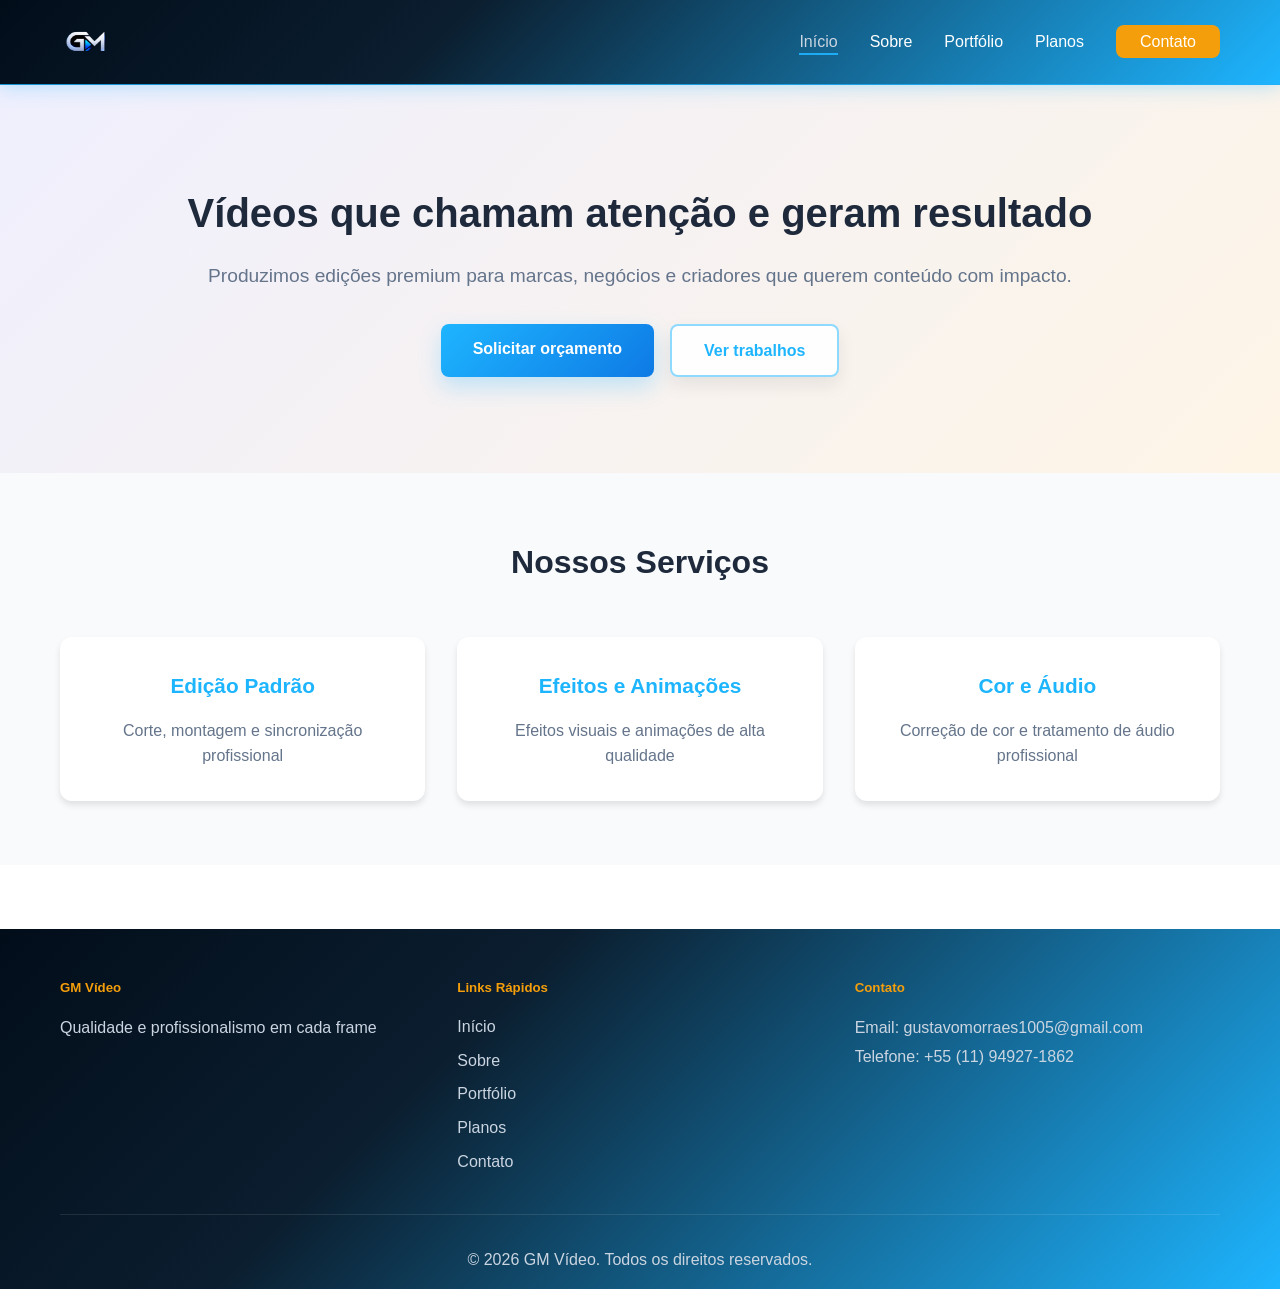
<file: index.html>
<!DOCTYPE html>
<html lang="pt-BR">
<head>
    <meta charset="UTF-8">
    <meta name="viewport" content="width=device-width, initial-scale=1.0">
    <meta name="description" content="GM Vídeo - Serviço profissional de edição de vídeos de alta qualidade">
    <title>GM Vídeo - Edição de Vídeos Profissional</title>
    <link rel="icon" type="image/png" href="img/Logo GM Vídeo- circular.png">
    <link rel="stylesheet" href="styles.css">
</head>
<body>
    <!-- HEADER -->
    <header class="header">
        <nav class="navbar">
            <div class="container">
                <div class="logo">
                    <img src="img/Logo GM Vídeo- circular sem fundo- só titulo.png" alt="GM Vídeo">
                </div>
                <button class="nav-toggle" type="button" aria-label="Abrir menu" aria-expanded="false">
                    <span></span>
                    <span></span>
                    <span></span>
                </button>
                <ul class="nav-links">
                    <li><a href="index.html" class="active">Início</a></li>
                    <li><a href="sobre.html">Sobre</a></li>
                    <li><a href="trabalhos.html">Portfólio</a></li>
                    <li><a href="planos.html">Planos</a></li>
                    <li><a href="contato.html" class="btn-contact">Contato</a></li>
                </ul>
            </div>
        </nav>
    </header>

    <!-- MAIN CONTENT -->
    <main class="main-content">
        <section class="hero">
            <div class="container">
                <div class="hero-content">
                    <h2>Vídeos que chamam atenção e geram resultado</h2>
                    <p>Produzimos edições premium para marcas, negócios e criadores que querem conteúdo com impacto.</p>
                    <div class="hero-actions">
                        <a href="planos.html" class="btn btn-primary">Solicitar orçamento</a>
                        <a href="trabalhos.html" class="btn btn-secondary">Ver trabalhos</a>
                    </div>
                </div>
            </div>
        </section>

        <section class="services">
            <div class="container">
                <h3>Nossos Serviços</h3>
                <div class="services-grid">
                    <div class="service-card">
                        <h4>Edição Padrão</h4>
                        <p>Corte, montagem e sincronização profissional</p>
                    </div>
                    <div class="service-card">
                        <h4>Efeitos e Animações</h4>
                        <p>Efeitos visuais e animações de alta qualidade</p>
                    </div>
                    <div class="service-card">
                        <h4>Cor e Áudio</h4>
                        <p>Correção de cor e tratamento de áudio profissional</p>
                    </div>
                </div>
            </div>
        </section>
    </main>

    <!-- FOOTER -->
    <footer class="footer" id="contato">
        <div class="container">
            <div class="footer-content">
                <div class="footer-section">
                    <h5>GM Vídeo</h5>
                    <p>Qualidade e profissionalismo em cada frame</p>
                </div>
                <div class="footer-section">
                    <h5>Links Rápidos</h5>
                    <ul>
                        <li><a href="index.html">Início</a></li>
                        <li><a href="sobre.html">Sobre</a></li>
                        <li><a href="trabalhos.html">Portfólio</a></li>
                        <li><a href="planos.html">Planos</a></li>
                        <li><a href="contato.html">Contato</a></li>
                    </ul>
                </div>
                <div class="footer-section">
                    <h5>Contato</h5>
                    <p>Email: gustavomorraes1005@gmail.com</p>
                    <p>Telefone: +55 (11) 94927-1862</p>
                </div>
            </div>
            <div class="footer-bottom">
                <p>&copy; 2026 GM Vídeo. Todos os direitos reservados.</p>
            </div>
        </div>
    </footer>

    <script>
        const navToggle = document.querySelector('.nav-toggle');
        const navLinks = document.querySelector('.nav-links');

        if (navToggle && navLinks) {
            navToggle.addEventListener('click', () => {
                const isOpen = navLinks.classList.toggle('is-open');
                navToggle.setAttribute('aria-expanded', String(isOpen));
                navToggle.setAttribute('aria-label', isOpen ? 'Fechar menu' : 'Abrir menu');
            });

            navLinks.querySelectorAll('a').forEach((link) => {
                link.addEventListener('click', () => {
                    navLinks.classList.remove('is-open');
                    navToggle.setAttribute('aria-expanded', 'false');
                    navToggle.setAttribute('aria-label', 'Abrir menu');
                });
            });

            window.addEventListener('resize', () => {
                if (window.innerWidth > 768) {
                    navLinks.classList.remove('is-open');
                    navToggle.setAttribute('aria-expanded', 'false');
                    navToggle.setAttribute('aria-label', 'Abrir menu');
                }
            });
        }
    </script>
</body>
</html>
</file>
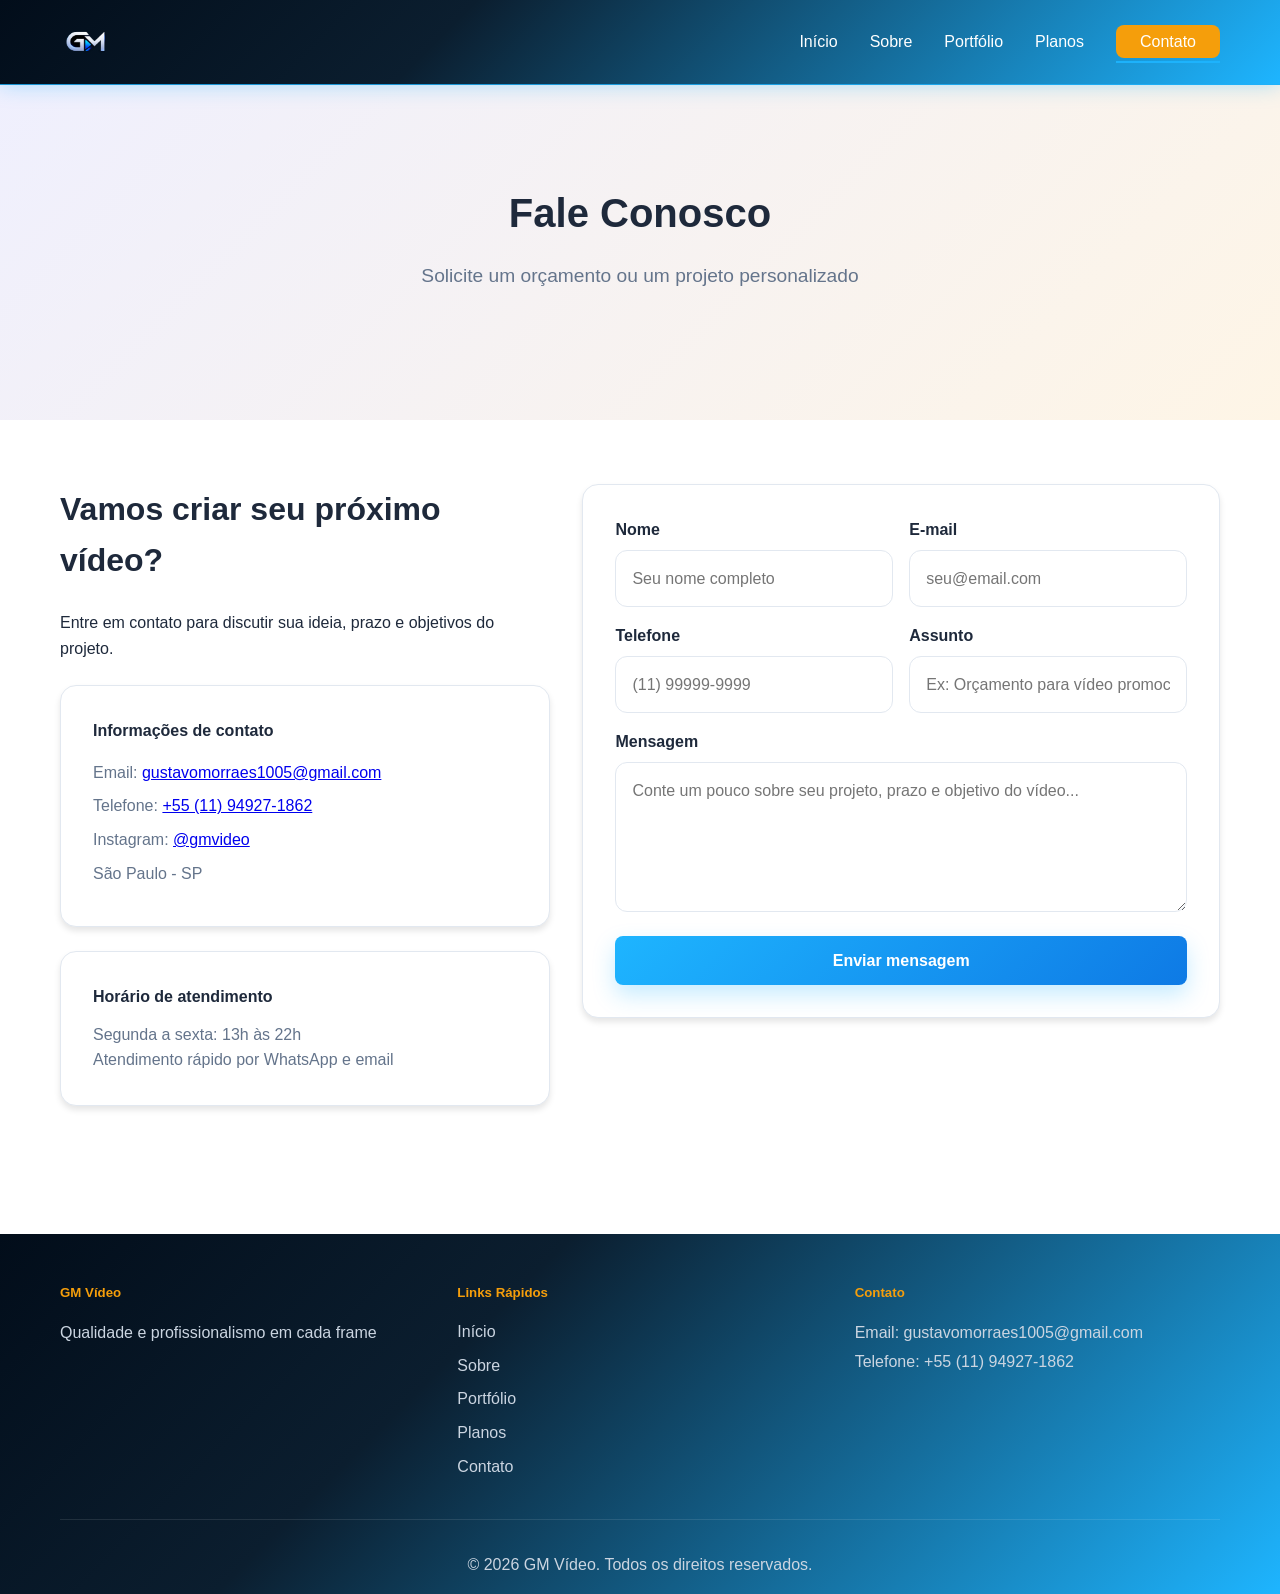
<file: contato.html>
<!DOCTYPE html>
<html lang="pt-BR">
<head>
    <meta charset="UTF-8">
    <meta name="viewport" content="width=device-width, initial-scale=1.0">
    <meta name="description" content="Contato - GM Vídeo">
    <title>Contato - GM Vídeo</title>
    <link rel="icon" type="image/png" href="img/Logo GM Vídeo- circular.png">
    <link rel="stylesheet" href="styles.css">
</head>
<body>
    <header class="header">
        <nav class="navbar">
            <div class="container">
                <div class="logo">
                    <img src="img/Logo GM Vídeo- circular sem fundo- só titulo.png" alt="GM Vídeo">
                </div>
                <button class="nav-toggle" type="button" aria-label="Abrir menu" aria-expanded="false">
                    <span></span>
                    <span></span>
                    <span></span>
                </button>
                <ul class="nav-links">
                    <li><a href="index.html">Início</a></li>
                    <li><a href="sobre.html">Sobre</a></li>
                    <li><a href="trabalhos.html">Portfólio</a></li>
                    <li><a href="planos.html">Planos</a></li>
                    <li><a href="contato.html" class="btn-contact active">Contato</a></li>
                </ul>
            </div>
        </nav>
    </header>

    <main class="main-content">
        <section class="hero">
            <div class="container">
                <div class="hero-content">
                    <h2>Fale Conosco</h2>
                    <p>Solicite um orçamento ou um projeto personalizado</p>
                </div>
            </div>
        </section>

        <section class="contact-section">
            <div class="container">
                <div class="contact-layout">
                    <div class="contact-details">
                        <div class="contact-header">
                            <h3>Vamos criar seu próximo vídeo?</h3>
                            <p>Entre em contato para discutir sua ideia, prazo e objetivos do projeto.</p>
                        </div>

                        <div class="contact-card">
                            <h4>Informações de contato</h4>
                            <ul>
                                <li>Email: <a href="mailto:gustavomorraes1005@gmail.com">gustavomorraes1005@gmail.com</a></li>
                                <li>Telefone: <a href="tel:+5511949271862">+55 (11) 94927-1862</a></li>
                                <li>Instagram: <a href="https://instagram.com/gmvideo" target="_blank" rel="noopener noreferrer">@gmvideo</a></li>
                                <li>São Paulo - SP</li>
                            </ul>
                        </div>

                        <div class="contact-card">
                            <h4>Horário de atendimento</h4>
                            <p>Segunda a sexta: 13h às 22h</p>
                            <p>Atendimento rápido por WhatsApp e email</p>
                        </div>
                    </div>

                    <form class="contact-form" method="POST" action="https://formsubmit.co/gustavomorraes1005@gmail.com">
                        <input type="hidden" name="_captcha" value="false">
                        <input type="hidden" name="_subject" value="Novo contato - GM Vídeo">
                        <input type="hidden" name="_next" value="">

                        <div class="form-row">
                            <div class="form-group">
                                <label for="nome">Nome</label>
                                <input type="text" id="nome" name="nome" placeholder="Seu nome completo" required>
                            </div>
                            <div class="form-group">
                                <label for="email">E-mail</label>
                                <input type="email" id="email" name="email" placeholder="seu@email.com" required>
                            </div>
                        </div>

                        <div class="form-row">
                            <div class="form-group">
                                <label for="telefone">Telefone</label>
                                <input type="tel" id="telefone" name="telefone" placeholder="(11) 99999-9999" required>
                            </div>
                            <div class="form-group">
                                <label for="assunto">Assunto</label>
                                <input type="text" id="assunto" name="assunto" placeholder="Ex: Orçamento para vídeo promocional" required>
                            </div>
                        </div>

                        <div class="form-group">
                            <label for="mensagem">Mensagem</label>
                            <textarea id="mensagem" name="mensagem" placeholder="Conte um pouco sobre seu projeto, prazo e objetivo do vídeo..." required></textarea>
                        </div>

                        <button type="submit" class="btn btn-primary">Enviar mensagem</button>
                    </form>
                </div>
            </div>
        </section>
    </main>

    <footer class="footer" id="contato">
        <div class="container">
            <div class="footer-content">
                <div class="footer-section">
                    <h5>GM Vídeo</h5>
                    <p>Qualidade e profissionalismo em cada frame</p>
                </div>
                <div class="footer-section">
                    <h5>Links Rápidos</h5>
                    <ul>
                        <li><a href="index.html">Início</a></li>
                        <li><a href="sobre.html">Sobre</a></li>
                        <li><a href="trabalhos.html">Portfólio</a></li>
                        <li><a href="planos.html">Planos</a></li>
                        <li><a href="contato.html">Contato</a></li>
                    </ul>
                </div>
                <div class="footer-section">
                    <h5>Contato</h5>
                    <p>Email: gustavomorraes1005@gmail.com</p>
                    <p>Telefone: +55 (11) 94927-1862</p>
                </div>
            </div>
            <div class="footer-bottom">
                <p>&copy; 2026 GM Vídeo. Todos os direitos reservados.</p>
            </div>
        </div>
    </footer>

    <script>
        const navToggle = document.querySelector('.nav-toggle');
        const navLinks = document.querySelector('.nav-links');

        if (navToggle && navLinks) {
            navToggle.addEventListener('click', () => {
                const isOpen = navLinks.classList.toggle('is-open');
                navToggle.setAttribute('aria-expanded', String(isOpen));
                navToggle.setAttribute('aria-label', isOpen ? 'Fechar menu' : 'Abrir menu');
            });

            navLinks.querySelectorAll('a').forEach((link) => {
                link.addEventListener('click', () => {
                    navLinks.classList.remove('is-open');
                    navToggle.setAttribute('aria-expanded', 'false');
                    navToggle.setAttribute('aria-label', 'Abrir menu');
                });
            });

            window.addEventListener('resize', () => {
                if (window.innerWidth > 768) {
                    navLinks.classList.remove('is-open');
                    navToggle.setAttribute('aria-expanded', 'false');
                    navToggle.setAttribute('aria-label', 'Abrir menu');
                }
            });
        }

        const contactForm = document.querySelector('.contact-form');
        const nextField = contactForm?.querySelector('[name="_next"]');

        if (contactForm && nextField) {
            contactForm.addEventListener('submit', () => {
                if (window.location.protocol === 'file:') {
                    nextField.removeAttribute('name');
                    return;
                }

                nextField.value = new URL('obrigado.html', window.location.href).href;
            });
        }
    </script>
</body>
</html>
</file>
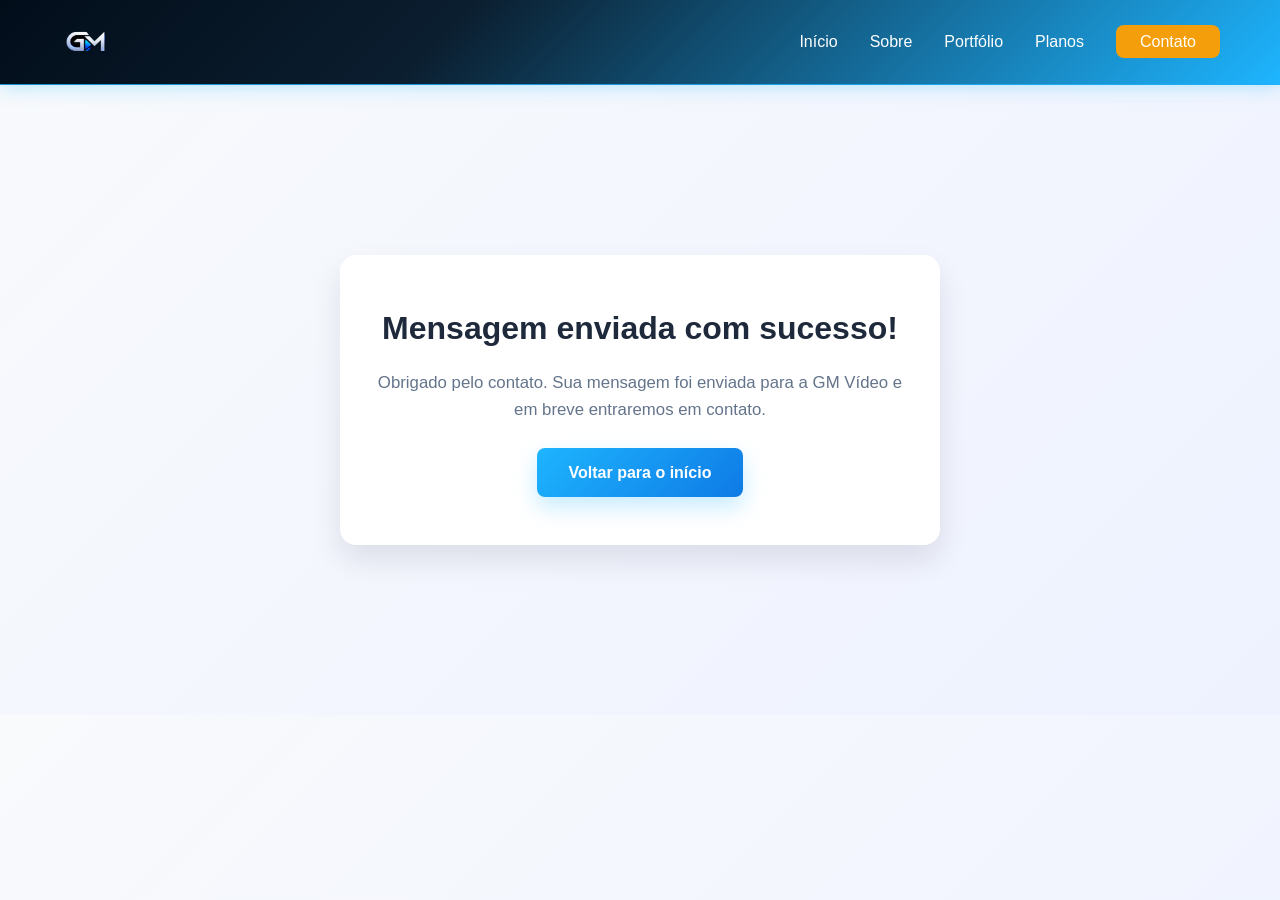
<file: obrigado.html>
<!DOCTYPE html>
<html lang="pt-BR">
<head>
    <meta charset="UTF-8">
    <meta name="viewport" content="width=device-width, initial-scale=1.0">
    <title>Mensagem enviada - GM Vídeo</title>
    <link rel="icon" type="image/png" href="img/Logo GM Vídeo- circular.png">
    <link rel="stylesheet" href="styles.css">
    <style>
        body {
            background: linear-gradient(135deg, #f8fafc 0%, #eef2ff 100%);
        }

        .thank-you {
            min-height: 70vh;
            display: flex;
            align-items: center;
            justify-content: center;
            padding: 4rem 1.5rem;
        }

        .thank-you-card {
            max-width: 600px;
            background: white;
            border-radius: 1rem;
            box-shadow: 0 15px 30px rgba(15, 23, 42, 0.1);
            padding: 3rem 2rem;
            text-align: center;
        }

        .thank-you-card h1 {
            color: #1e293b;
            margin-bottom: 1rem;
            font-size: 2rem;
        }

        .thank-you-card p {
            color: #64748b;
            margin-bottom: 1.5rem;
            font-size: 1.05rem;
        }
    </style>
</head>
<body>
    <header class="header">
        <nav class="navbar">
            <div class="container">
                <div class="logo">
                    <img src="img/Logo GM Vídeo- circular sem fundo- só titulo.png" alt="GM Vídeo">
                </div>
                <button class="nav-toggle" type="button" aria-label="Abrir menu" aria-expanded="false">
                    <span></span>
                    <span></span>
                    <span></span>
                </button>
                <ul class="nav-links">
                    <li><a href="index.html">Início</a></li>
                    <li><a href="sobre.html">Sobre</a></li>
                    <li><a href="trabalhos.html">Portfólio</a></li>
                    <li><a href="planos.html">Planos</a></li>
                    <li><a href="contato.html" class="btn-contact">Contato</a></li>
                </ul>
            </div>
        </nav>
    </header>

    <main class="thank-you">
        <div class="thank-you-card">
            <h1>Mensagem enviada com sucesso!</h1>
            <p>Obrigado pelo contato. Sua mensagem foi enviada para a GM Vídeo e em breve entraremos em contato.</p>
            <a href="index.html" class="btn btn-primary">Voltar para o início</a>
        </div>
    </main>

    <script>
        const navToggle = document.querySelector('.nav-toggle');
        const navLinks = document.querySelector('.nav-links');

        if (navToggle && navLinks) {
            navToggle.addEventListener('click', () => {
                const isOpen = navLinks.classList.toggle('is-open');
                navToggle.setAttribute('aria-expanded', String(isOpen));
                navToggle.setAttribute('aria-label', isOpen ? 'Fechar menu' : 'Abrir menu');
            });

            navLinks.querySelectorAll('a').forEach((link) => {
                link.addEventListener('click', () => {
                    navLinks.classList.remove('is-open');
                    navToggle.setAttribute('aria-expanded', 'false');
                    navToggle.setAttribute('aria-label', 'Abrir menu');
                });
            });

            window.addEventListener('resize', () => {
                if (window.innerWidth > 768) {
                    navLinks.classList.remove('is-open');
                    navToggle.setAttribute('aria-expanded', 'false');
                    navToggle.setAttribute('aria-label', 'Abrir menu');
                }
            });
        }
    </script>
</body>
</html>
</file>
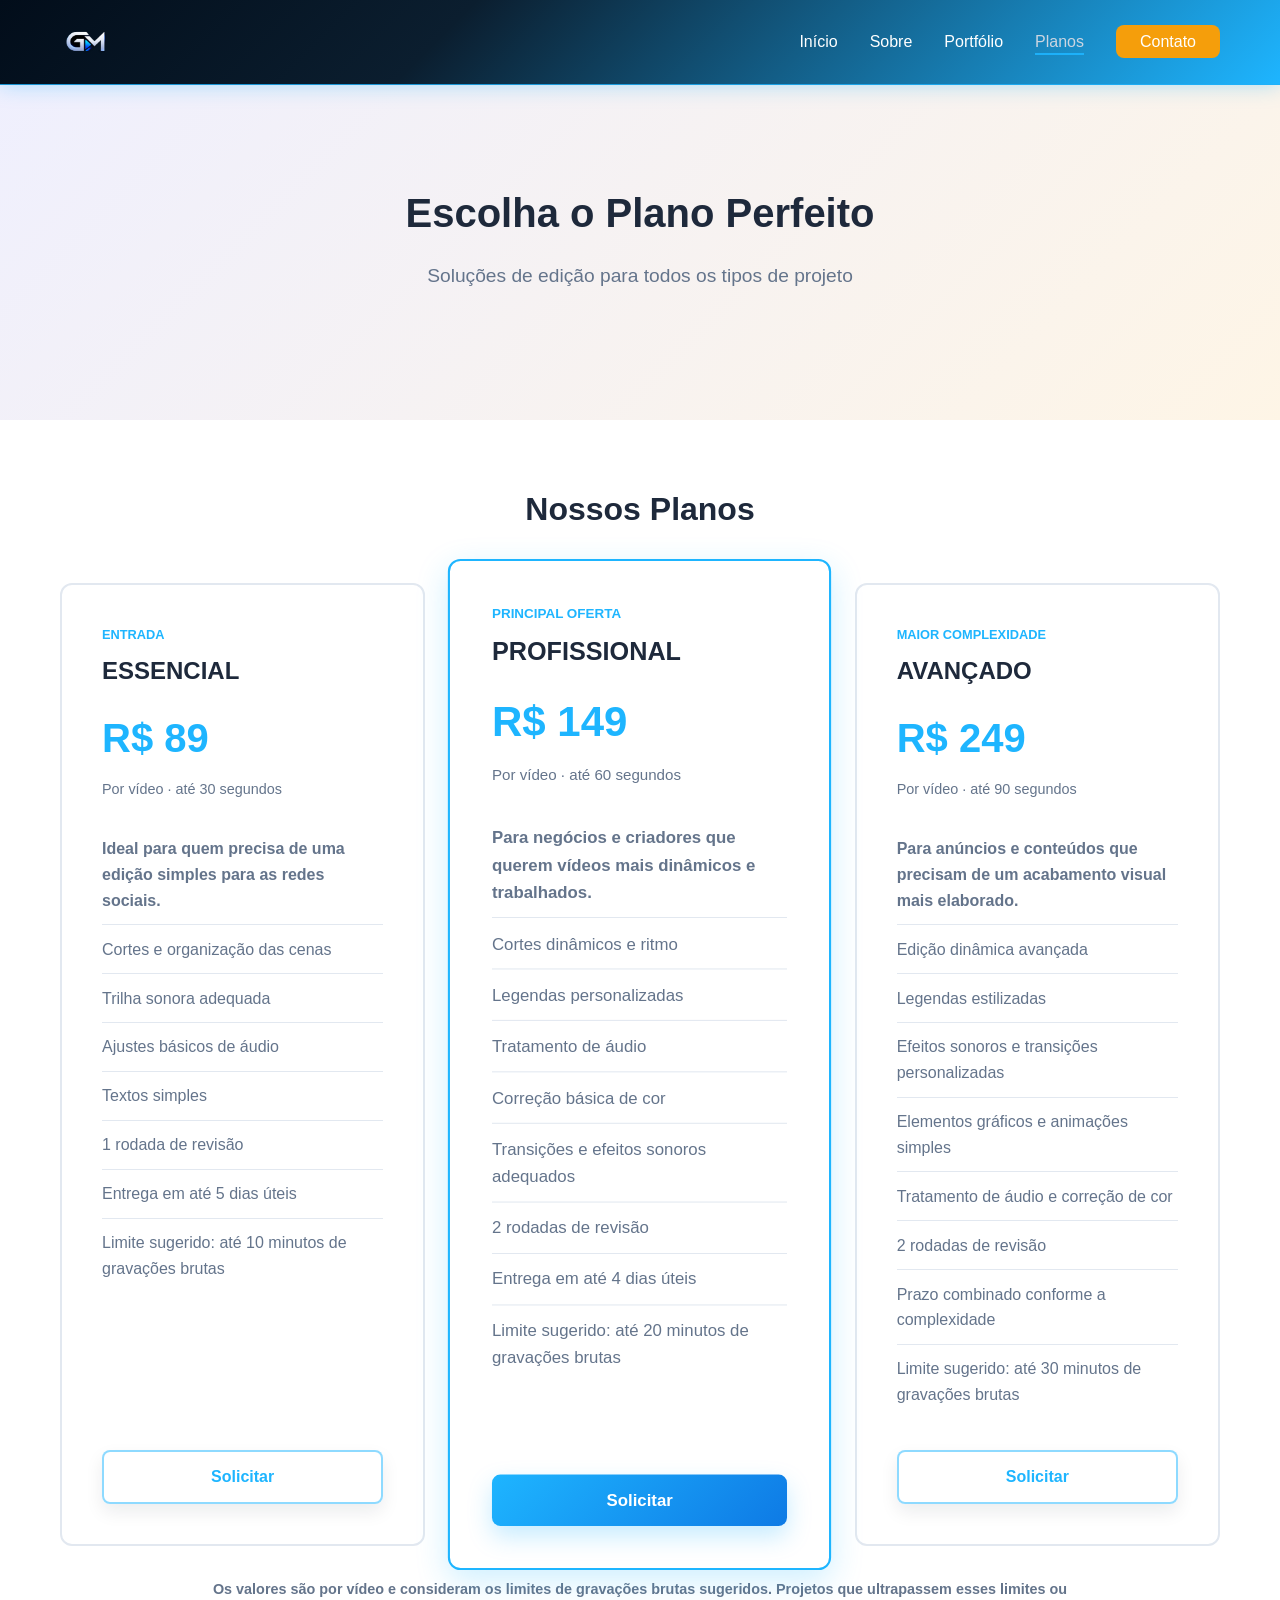
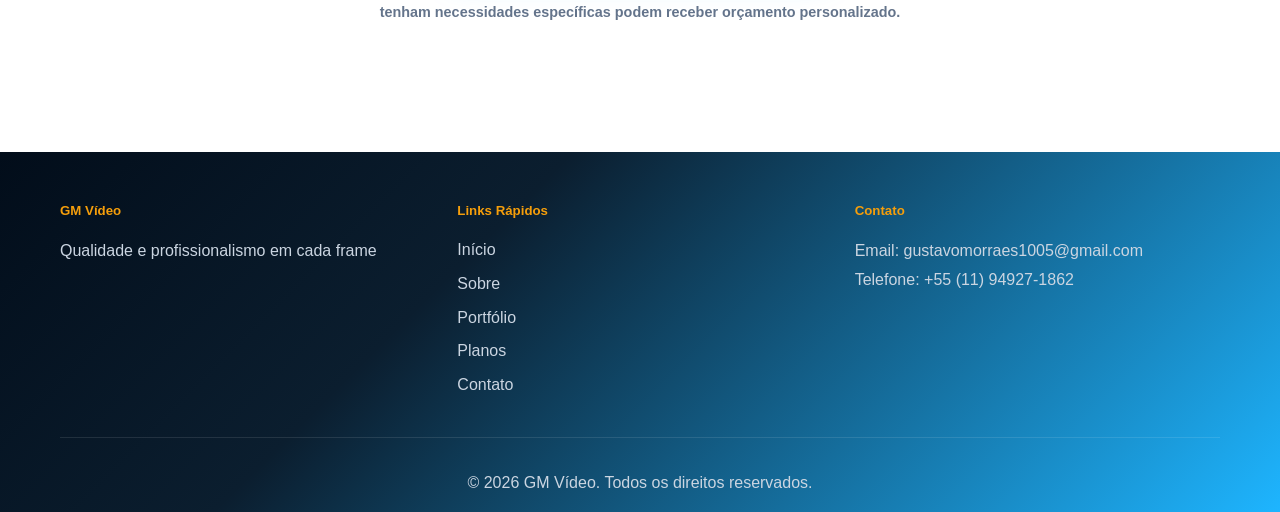
<file: planos.html>
<!DOCTYPE html>
<html lang="pt-BR">
<head>
    <meta charset="UTF-8">
    <meta name="viewport" content="width=device-width, initial-scale=1.0">
    <meta name="description" content="Planos e preços - GM Vídeo">
    <title>Planos - GM Vídeo</title>
    <link rel="icon" type="image/png" href="img/Logo GM Vídeo- circular.png">
    <link rel="stylesheet" href="styles.css">
</head>
<body>
    <!-- HEADER -->
    <header class="header">
        <nav class="navbar">
            <div class="container">
                <div class="logo">
                    <img src="img/Logo GM Vídeo- circular sem fundo- só titulo.png" alt="GM Vídeo">
                </div>
                <button class="nav-toggle" type="button" aria-label="Abrir menu" aria-expanded="false">
                    <span></span>
                    <span></span>
                    <span></span>
                </button>
                <ul class="nav-links">
                    <li><a href="index.html">Início</a></li>
                    <li><a href="sobre.html">Sobre</a></li>
                    <li><a href="trabalhos.html">Portfólio</a></li>
                    <li><a href="planos.html" class="active">Planos</a></li>
                    <li><a href="contato.html" class="btn-contact">Contato</a></li>
                </ul>
            </div>
        </nav>
    </header>

    <!-- MAIN CONTENT -->
    <main class="main-content">
        <section class="hero">
            <div class="container">
                <div class="hero-content">
                    <h2>Escolha o Plano Perfeito</h2>
                    <p>Soluções de edição para todos os tipos de projeto</p>
                </div>
            </div>
        </section>

        <section class="pricing">
            <div class="container">
                <h3>Nossos Planos</h3>
                <div class="pricing-grid">
                    <div class="pricing-card">
                        <p class="plan-label">Entrada</p>
                        <h4>ESSENCIAL</h4>
                        <div class="price">R$ 89</div>
                        <p class="period">Por vídeo · até 30 segundos</p>
                        <ul class="features">
                            <li><strong>Ideal para quem precisa de uma edição simples para as redes sociais.</strong></li>
                            <li>Cortes e organização das cenas</li>
                            <li>Trilha sonora adequada</li>
                            <li>Ajustes básicos de áudio</li>
                            <li>Textos simples</li>
                            <li>1 rodada de revisão</li>
                            <li>Entrega em até 5 dias úteis</li>
                            <li>Limite sugerido: até 10 minutos de gravações brutas</li>
                        </ul>
                        <a href="contato.html" class="btn btn-secondary">Solicitar</a>
                    </div>

                    <div class="pricing-card featured">
                        <p class="plan-label">Principal oferta</p>
                        <h4>PROFISSIONAL</h4>
                        <div class="price">R$ 149</div>
                        <p class="period">Por vídeo · até 60 segundos</p>
                        <ul class="features">
                            <li><strong>Para negócios e criadores que querem vídeos mais dinâmicos e trabalhados.</strong></li>
                            <li>Cortes dinâmicos e ritmo</li>
                            <li>Legendas personalizadas</li>
                            <li>Tratamento de áudio</li>
                            <li>Correção básica de cor</li>
                            <li>Transições e efeitos sonoros adequados</li>
                            <li>2 rodadas de revisão</li>
                            <li>Entrega em até 4 dias úteis</li>
                            <li>Limite sugerido: até 20 minutos de gravações brutas</li>
                        </ul>
                        <a href="contato.html" class="btn btn-primary">Solicitar</a>
                    </div>

                    <div class="pricing-card">
                        <p class="plan-label">Maior complexidade</p>
                        <h4>AVANÇADO</h4>
                        <div class="price">R$ 249</div>
                        <p class="period">Por vídeo · até 90 segundos</p>
                        <ul class="features">
                            <li><strong>Para anúncios e conteúdos que precisam de um acabamento visual mais elaborado.</strong></li>
                            <li>Edição dinâmica avançada</li>
                            <li>Legendas estilizadas</li>
                            <li>Efeitos sonoros e transições personalizadas</li>
                            <li>Elementos gráficos e animações simples</li>
                            <li>Tratamento de áudio e correção de cor</li>
                            <li>2 rodadas de revisão</li>
                            <li>Prazo combinado conforme a complexidade</li>
                            <li>Limite sugerido: até 30 minutos de gravações brutas</li>
                        </ul>
                        <a href="contato.html" class="btn btn-secondary">Solicitar</a>
                    </div>
                </div>
                <p class="pricing-note"><strong>Os valores são por vídeo e consideram os limites de gravações brutas sugeridos. Projetos que ultrapassem esses limites ou tenham necessidades específicas podem receber orçamento personalizado.</strong></p>
            </div>
        </section>
    </main>

    <!-- FOOTER -->
    <footer class="footer" id="contato">
        <div class="container">
            <div class="footer-content">
                <div class="footer-section">
                    <h5>GM Vídeo</h5>
                    <p>Qualidade e profissionalismo em cada frame</p>
                </div>
                <div class="footer-section">
                    <h5>Links Rápidos</h5>
                    <ul>
                        <li><a href="index.html">Início</a></li>
                        <li><a href="sobre.html">Sobre</a></li>
                        <li><a href="trabalhos.html">Portfólio</a></li>
                        <li><a href="planos.html">Planos</a></li>
                        <li><a href="contato.html">Contato</a></li>
                    </ul>
                </div>
                <div class="footer-section">
                    <h5>Contato</h5>
                    <p>Email: gustavomorraes1005@gmail.com</p>
                    <p>Telefone: +55 (11) 94927-1862</p>
                </div>
            </div>
            <div class="footer-bottom">
                <p>&copy; 2026 GM Vídeo. Todos os direitos reservados.</p>
            </div>
        </div>
    </footer>

    <script>
        const navToggle = document.querySelector('.nav-toggle');
        const navLinks = document.querySelector('.nav-links');

        if (navToggle && navLinks) {
            navToggle.addEventListener('click', () => {
                const isOpen = navLinks.classList.toggle('is-open');
                navToggle.setAttribute('aria-expanded', String(isOpen));
                navToggle.setAttribute('aria-label', isOpen ? 'Fechar menu' : 'Abrir menu');
            });

            navLinks.querySelectorAll('a').forEach((link) => {
                link.addEventListener('click', () => {
                    navLinks.classList.remove('is-open');
                    navToggle.setAttribute('aria-expanded', 'false');
                    navToggle.setAttribute('aria-label', 'Abrir menu');
                });
            });

            window.addEventListener('resize', () => {
                if (window.innerWidth > 768) {
                    navLinks.classList.remove('is-open');
                    navToggle.setAttribute('aria-expanded', 'false');
                    navToggle.setAttribute('aria-label', 'Abrir menu');
                }
            });
        }
    </script>
</body>
</html>
</file>
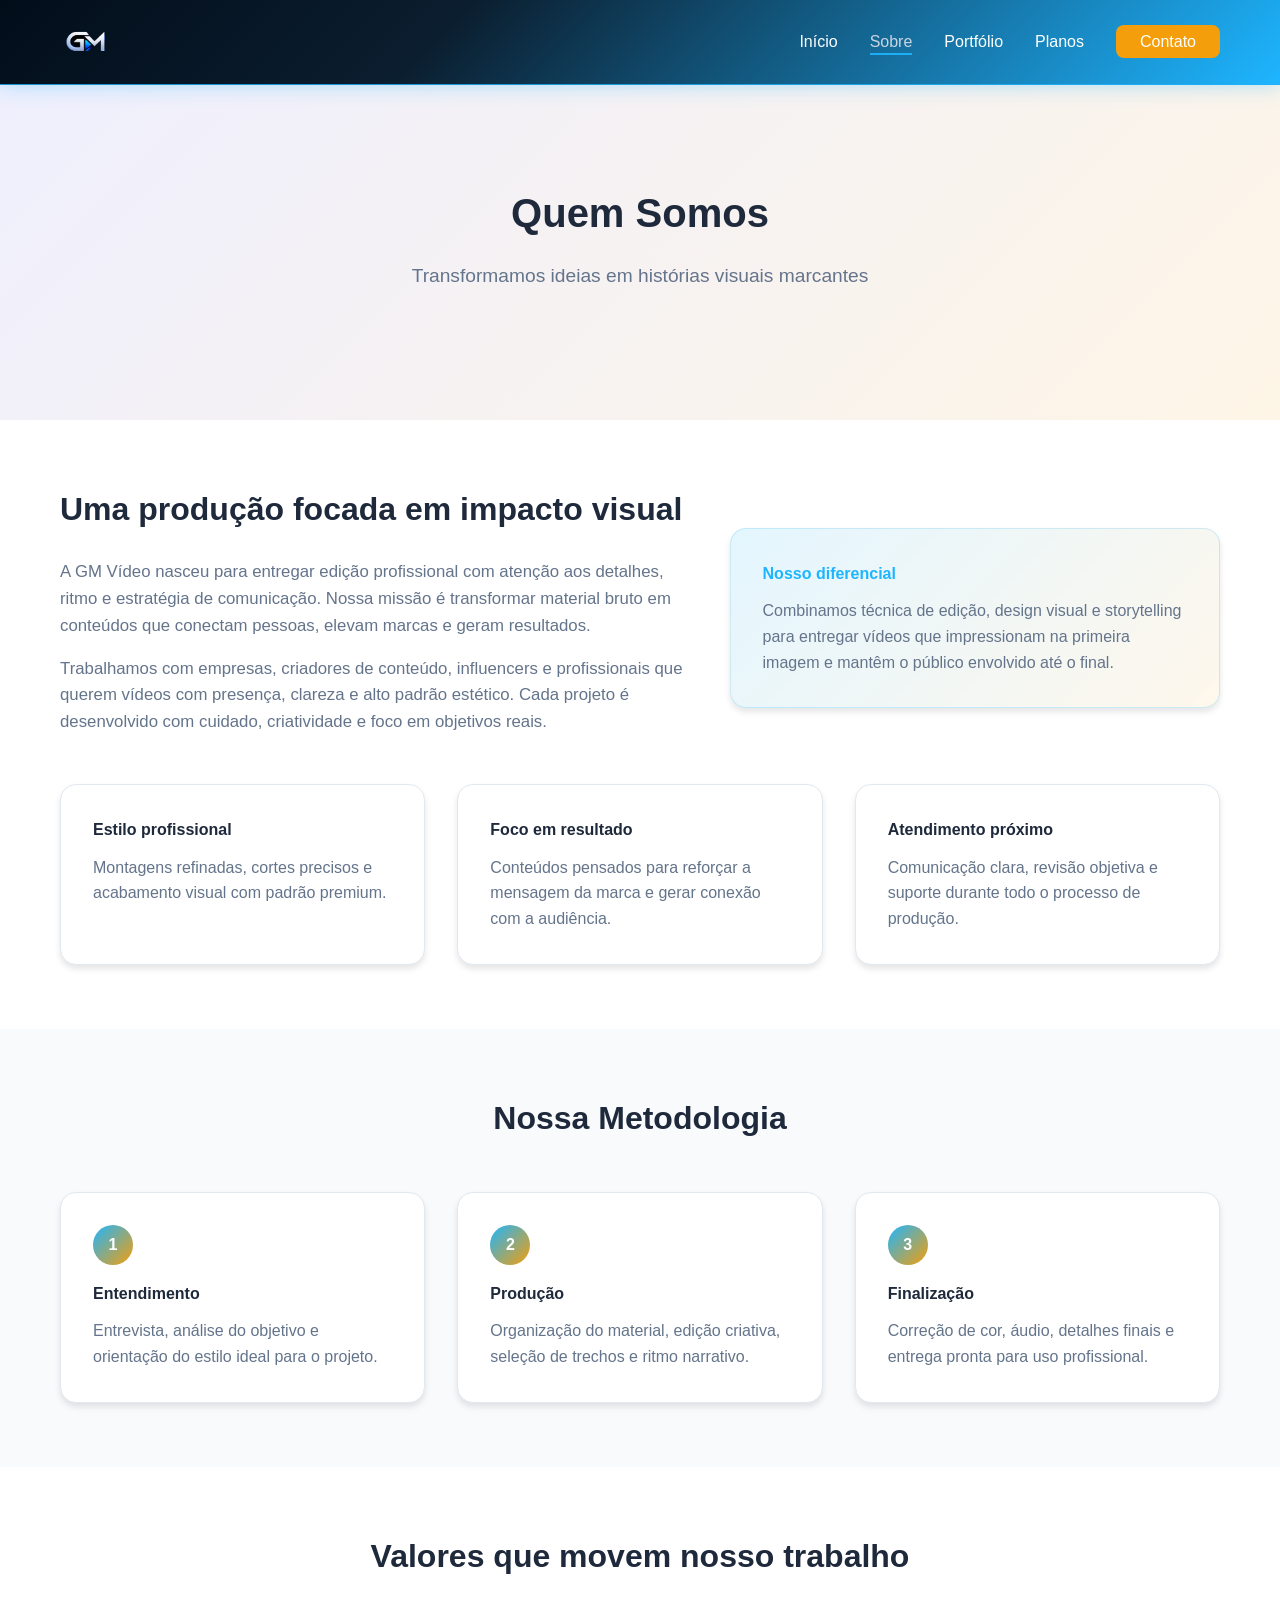
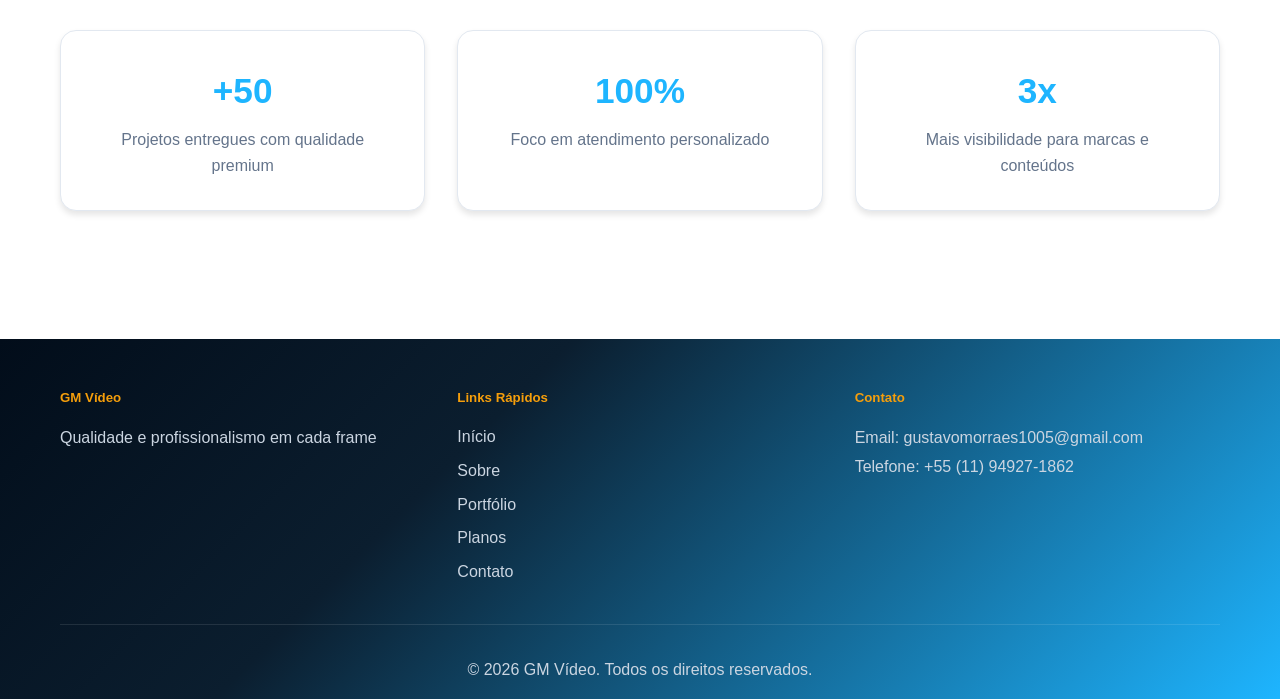
<file: sobre.html>
<!DOCTYPE html>
<html lang="pt-BR">
<head>
    <meta charset="UTF-8">
    <meta name="viewport" content="width=device-width, initial-scale=1.0">
    <meta name="description" content="Sobre a GM Vídeo - edição de vídeos profissional">
    <title>Sobre - GM Vídeo</title>
    <link rel="icon" type="image/png" href="img/Logo GM Vídeo- circular.png">
    <link rel="stylesheet" href="styles.css">
</head>
<body>
    <header class="header">
        <nav class="navbar">
            <div class="container">
                <div class="logo">
                    <img src="img/Logo GM Vídeo- circular sem fundo- só titulo.png" alt="GM Vídeo">
                </div>
                <button class="nav-toggle" type="button" aria-label="Abrir menu" aria-expanded="false">
                    <span></span>
                    <span></span>
                    <span></span>
                </button>
                <ul class="nav-links">
                    <li><a href="index.html">Início</a></li>
                    <li><a href="sobre.html" class="active">Sobre</a></li>
                    <li><a href="trabalhos.html">Portfólio</a></li>
                    <li><a href="planos.html">Planos</a></li>
                    <li><a href="contato.html" class="btn-contact">Contato</a></li>
                </ul>
            </div>
        </nav>
    </header>

    <main class="main-content">
        <section class="hero">
            <div class="container">
                <div class="hero-content">
                    <h2>Quem Somos</h2>
                    <p>Transformamos ideias em histórias visuais marcantes</p>
                </div>
            </div>
        </section>

        <section class="about-section">
            <div class="container">
                <div class="about-story">
                    <div class="story-text">
                        <h3>Uma produção focada em impacto visual</h3>
                        <p>A GM Vídeo nasceu para entregar edição profissional com atenção aos detalhes, ritmo e estratégia de comunicação. Nossa missão é transformar material bruto em conteúdos que conectam pessoas, elevam marcas e geram resultados.</p>
                        <p>Trabalhamos com empresas, criadores de conteúdo, influencers e profissionais que querem vídeos com presença, clareza e alto padrão estético. Cada projeto é desenvolvido com cuidado, criatividade e foco em objetivos reais.</p>
                    </div>
                    <div class="highlight-box">
                        <h4>Nosso diferencial</h4>
                        <p>Combinamos técnica de edição, design visual e storytelling para entregar vídeos que impressionam na primeira imagem e mantêm o público envolvido até o final.</p>
                    </div>
                </div>

                <div class="about-grid">
                    <div class="about-card">
                        <h4>Estilo profissional</h4>
                        <p>Montagens refinadas, cortes precisos e acabamento visual com padrão premium.</p>
                    </div>
                    <div class="about-card">
                        <h4>Foco em resultado</h4>
                        <p>Conteúdos pensados para reforçar a mensagem da marca e gerar conexão com a audiência.</p>
                    </div>
                    <div class="about-card">
                        <h4>Atendimento próximo</h4>
                        <p>Comunicação clara, revisão objetiva e suporte durante todo o processo de produção.</p>
                    </div>
                </div>
            </div>
        </section>

        <section class="services">
            <div class="container">
                <h3>Nossa Metodologia</h3>
                <div class="process-grid">
                    <div class="process-step">
                        <div class="step-number">1</div>
                        <h4>Entendimento</h4>
                        <p>Entrevista, análise do objetivo e orientação do estilo ideal para o projeto.</p>
                    </div>
                    <div class="process-step">
                        <div class="step-number">2</div>
                        <h4>Produção</h4>
                        <p>Organização do material, edição criativa, seleção de trechos e ritmo narrativo.</p>
                    </div>
                    <div class="process-step">
                        <div class="step-number">3</div>
                        <h4>Finalização</h4>
                        <p>Correção de cor, áudio, detalhes finais e entrega pronta para uso profissional.</p>
                    </div>
                </div>
            </div>
        </section>

        <section class="about-section">
            <div class="container">
                <h3>Valores que movem nosso trabalho</h3>
                <div class="stats-grid">
                    <div class="stat-item">
                        <div class="stat-value">+50</div>
                        <p>Projetos entregues com qualidade premium</p>
                    </div>
                    <div class="stat-item">
                        <div class="stat-value">100%</div>
                        <p>Foco em atendimento personalizado</p>
                    </div>
                    <div class="stat-item">
                        <div class="stat-value">3x</div>
                        <p>Mais visibilidade para marcas e conteúdos</p>
                    </div>
                </div>
            </div>
        </section>
    </main>

    <footer class="footer" id="contato">
        <div class="container">
            <div class="footer-content">
                <div class="footer-section">
                    <h5>GM Vídeo</h5>
                    <p>Qualidade e profissionalismo em cada frame</p>
                </div>
                <div class="footer-section">
                    <h5>Links Rápidos</h5>
                    <ul>
                        <li><a href="index.html">Início</a></li>
                        <li><a href="sobre.html">Sobre</a></li>
                        <li><a href="trabalhos.html">Portfólio</a></li>
                        <li><a href="planos.html">Planos</a></li>
                        <li><a href="contato.html">Contato</a></li>
                    </ul>
                </div>
                <div class="footer-section">
                    <h5>Contato</h5>
                    <p>Email: gustavomorraes1005@gmail.com</p>
                    <p>Telefone: +55 (11) 94927-1862</p>
                </div>
            </div>
            <div class="footer-bottom">
                <p>&copy; 2026 GM Vídeo. Todos os direitos reservados.</p>
            </div>
        </div>
    </footer>

    <script>
        const navToggle = document.querySelector('.nav-toggle');
        const navLinks = document.querySelector('.nav-links');

        if (navToggle && navLinks) {
            navToggle.addEventListener('click', () => {
                const isOpen = navLinks.classList.toggle('is-open');
                navToggle.setAttribute('aria-expanded', String(isOpen));
                navToggle.setAttribute('aria-label', isOpen ? 'Fechar menu' : 'Abrir menu');
            });

            navLinks.querySelectorAll('a').forEach((link) => {
                link.addEventListener('click', () => {
                    navLinks.classList.remove('is-open');
                    navToggle.setAttribute('aria-expanded', 'false');
                    navToggle.setAttribute('aria-label', 'Abrir menu');
                });
            });

            window.addEventListener('resize', () => {
                if (window.innerWidth > 768) {
                    navLinks.classList.remove('is-open');
                    navToggle.setAttribute('aria-expanded', 'false');
                    navToggle.setAttribute('aria-label', 'Abrir menu');
                }
            });
        }
    </script>
</body>
</html>
</file>
<file: styles.css>
/* ===== RESET E VARIÁVEIS ===== */
* {
    margin: 0;
    padding: 0;
    box-sizing: border-box;
}

:root {
    --primary-rgb: 30, 181, 255;
    --secondary-rgb: 245, 158, 11;
    --primary-color: rgb(var(--primary-rgb));
    --primary-color-strong: #0e7ae5;
    --secondary-color: rgb(var(--secondary-rgb));
    --dark-bg: #020d1a;
    --dark-bg-2: #0b1e2f;
    --light-bg: #f8fafc;
    --surface: #ffffff;
    --surface-soft: rgba(var(--primary-rgb), 0.12);
    --text-dark: #1e293b;
    --text-light: #64748b;
    --text-soft: #cbd5e1;
    --border-color: #e2e8f0;
    --shadow: 0 4px 6px rgba(0, 0, 0, 0.1);
    --brand-gradient: linear-gradient(135deg, var(--dark-bg) 0%, var(--dark-bg-2) 35%, var(--primary-color) 100%);
    --primary-gradient: linear-gradient(135deg, var(--primary-color), var(--primary-color-strong));
}

body {
    font-family: 'Segoe UI', Tahoma, Geneva, Verdana, sans-serif;
    line-height: 1.6;
    color: var(--text-dark);
    background-color: #fff;
    overflow-x: hidden;
}

img {
    max-width: 100%;
    display: block;
}

.container {
    max-width: 1200px;
    margin: 0 auto;
    padding: 0 20px;
}

button,
input,
textarea {
    font: inherit;
}

/* ===== HEADER E NAVEGAÇÃO ===== */
.header {
    background: var(--brand-gradient);
    color: white;
    position: sticky;
    top: 0;
    z-index: 100;
    box-shadow: 0 0 20px rgba(var(--primary-rgb), 0.35);
    border-bottom: 1px solid rgba(var(--primary-rgb), 0.8);
}

.navbar {
    padding: 1rem 0;
}

.navbar .container {
    display: flex;
    justify-content: space-between;
    align-items: center;
}

.logo img {
    width: 52px;
    height: 52px;
    border-radius: 50%;
    object-fit: contain;
}

.nav-links {
    display: flex;
    list-style: none;
    gap: 2rem;
    align-items: center;
}

.nav-toggle {
    display: none;
    flex-direction: column;
    justify-content: center;
    gap: 0.3rem;
    width: 46px;
    height: 46px;
    border: 1px solid rgba(255, 255, 255, 0.3);
    border-radius: 0.65rem;
    background: rgba(255, 255, 255, 0.04);
    cursor: pointer;
    padding: 0.7rem 0.6rem;
    transition: all 0.25s ease;
}

.nav-toggle:hover {
    background: rgba(255, 255, 255, 0.08);
    border-color: rgba(255, 255, 255, 0.5);
}

.nav-toggle span {
    display: block;
    width: 100%;
    height: 2px;
    background: white;
    border-radius: 999px;
}

.nav-links a {
    color: white;
    text-decoration: none;
    transition: all 0.3s ease;
    font-weight: 500;
    position: relative;
}

.nav-links a:hover,
.nav-links a.active {
    color: var(--text-soft);
}

.nav-links a.active::after {
    content: '';
    position: absolute;
    bottom: -5px;
    left: 0;
    width: 100%;
    height: 2px;
    background: rgba(var(--primary-rgb), 0.9);
}

.btn-contact {
    background: var(--secondary-color);
    color: white !important;
    padding: 0.5rem 1.5rem;
    border-radius: 0.5rem;
    transition: all 0.3s ease;
}

.btn-contact:hover {
    background: #d97706;
    transform: translateY(-2px);
}

/* ===== HERO SECTION ===== */
.hero {
    background: linear-gradient(135deg, rgba(99, 102, 241, 0.1) 0%, rgba(245, 158, 11, 0.1) 100%);
    padding: 6rem 0;
    text-align: center;
}

.hero-content h2 {
    font-size: 2.5rem;
    margin-bottom: 1rem;
    color: var(--text-dark);
    font-weight: 700;
}

.hero-content p {
    font-size: 1.2rem;
    color: var(--text-light);
    margin-bottom: 2rem;
}

.hero-actions {
    display: flex;
    justify-content: center;
    gap: 1rem;
    flex-wrap: wrap;
}

/* ===== BOTÕES ===== */
.btn {
    display: inline-block;
    padding: 0.75rem 2rem;
    border-radius: 0.5rem;
    text-decoration: none;
    font-weight: 600;
    transition: all 0.3s ease;
    border: none;
    cursor: pointer;
    font-size: 1rem;
}

.btn-primary {
    background: var(--primary-gradient);
    color: white;
    box-shadow: 0 10px 22px rgba(var(--primary-rgb), 0.25);
}

.btn-primary:hover {
    transform: translateY(-3px);
    box-shadow: 0 14px 28px rgba(var(--primary-rgb), 0.3);
}

.btn-secondary {
    background: rgba(255, 255, 255, 0.9);
    color: var(--primary-color);
    border: 2px solid rgba(var(--primary-rgb), 0.5);
    box-shadow: 0 8px 18px rgba(15, 23, 42, 0.08);
}

.btn-secondary:hover {
    background: var(--primary-color);
    color: white;
    border-color: var(--primary-color);
}

/* ===== SECTION TITLES ===== */
section h3 {
    font-size: 2rem;
    text-align: center;
    margin-bottom: 3rem;
    color: var(--text-dark);
}

/* ===== SERVIÇOS ===== */
.services {
    padding: 4rem 0;
    background: var(--light-bg);
}

.services-grid {
    display: grid;
    grid-template-columns: repeat(auto-fit, minmax(280px, 1fr));
    gap: 2rem;
}

.service-card {
    background: white;
    padding: 2rem;
    border-radius: 0.75rem;
    box-shadow: var(--shadow);
    transition: all 0.3s ease;
    text-align: center;
}

.service-card:hover {
    transform: translateY(-5px);
    box-shadow: 0 10px 25px rgba(0, 0, 0, 0.15);
}

.service-card h4 {
    color: var(--primary-color);
    margin-bottom: 1rem;
    font-size: 1.3rem;
}

.service-card p {
    color: var(--text-light);
}

/* ===== PREÇOS ===== */
.pricing {
    padding: 4rem 0;
}

.pricing-grid {
    display: grid;
    grid-template-columns: repeat(auto-fit, minmax(280px, 1fr));
    gap: 2rem;
}

.pricing-card {
    background: white;
    border: 2px solid var(--border-color);
    padding: 2.5rem;
    border-radius: 0.75rem;
    transition: all 0.3s ease;
    display: flex;
    flex-direction: column;
}

.pricing-card.featured {
    border-color: var(--primary-color);
    box-shadow: 0 10px 30px rgba(var(--primary-rgb), 0.22);
    transform: scale(1.05);
}

.pricing-card:hover {
    transform: translateY(-5px);
    box-shadow: var(--shadow);
}

.pricing-card.featured:hover {
    transform: scale(1.05) translateY(-5px);
}

.pricing-card h4 {
    color: var(--text-dark);
    font-size: 1.5rem;
    margin-bottom: 1rem;
}

.plan-label {
    color: var(--primary-color);
    font-size: 0.8rem;
    font-weight: 700;
    margin-bottom: 0.4rem;
    text-transform: uppercase;
}

.price {
    font-size: 2.5rem;
    color: var(--primary-color);
    font-weight: 700;
    margin-bottom: 0.5rem;
}

.period {
    color: var(--text-light);
    margin-bottom: 1.5rem;
    font-size: 0.9rem;
}

.features {
    list-style: none;
    margin-bottom: 2rem;
    flex-grow: 1;
}

.features li {
    padding: 0.7rem 0;
    color: var(--text-light);
    border-bottom: 1px solid var(--border-color);
}

.features li:last-child {
    border-bottom: none;
}

.pricing-card .btn {
    width: 100%;
    text-align: center;
}

.pricing-note {
    max-width: 900px;
    margin: 2rem auto 0;
    color: var(--text-light);
    font-size: 0.9rem;
    line-height: 1.6;
    text-align: center;
}

/* ===== PORTFÓLIO ===== */
.portfolio {
    padding: 4rem 0;
    background: var(--light-bg);
}

.portfolio-grid {
    display: grid;
    grid-template-columns: repeat(auto-fill, minmax(300px, 1fr));
    gap: 2rem;
}

.portfolio-card {
    background: white;
    border-radius: 0.75rem;
    overflow: hidden;
    box-shadow: var(--shadow);
    transition: all 0.3s ease;
}

.portfolio-card:hover {
    transform: translateY(-5px);
    box-shadow: 0 15px 30px rgba(0, 0, 0, 0.2);
}

.portfolio-image {
    position: relative;
    overflow: hidden;
    aspect-ratio: 16 / 9;
    background: linear-gradient(135deg, var(--primary-color), var(--secondary-color));
}

.video-thumb {
    width: 100%;
    height: 100%;
    display: block;
    object-fit: cover;
    transition: transform 0.3s ease;
}

.portfolio-card:hover .video-thumb {
    transform: scale(1.03);
}

.overlay {
    position: absolute;
    top: 0;
    left: 0;
    width: 100%;
    height: 100%;
    background: rgba(0, 0, 0, 0.5);
    display: flex;
    align-items: center;
    justify-content: center;
    opacity: 0;
    transition: opacity 0.3s ease;
}

.portfolio-card:hover .overlay {
    opacity: 1;
}

.portfolio-card:focus-within .overlay {
    opacity: 1;
}

.play-btn {
    width: 60px;
    height: 60px;
    background: var(--secondary-color);
    border-radius: 50%;
    display: flex;
    align-items: center;
    justify-content: center;
    color: white;
    font-size: 1.5rem;
    text-decoration: none;
    transition: all 0.3s ease;
}

.play-btn:hover {
    background: #d97706;
    transform: scale(1.1);
}

.portfolio-info {
    padding: 1.5rem;
}

.portfolio-info h4 {
    color: var(--text-dark);
    margin-bottom: 0.5rem;
}

.portfolio-info p {
    color: var(--text-light);
    font-size: 0.9rem;
}

/* ===== FOOTER ===== */
.footer {
    background: var(--brand-gradient);
    color: white;
    padding: 3rem 0 1rem;
    margin-top: 4rem;
}

.footer-content {
    display: grid;
    grid-template-columns: repeat(auto-fit, minmax(250px, 1fr));
    gap: 2rem;
    margin-bottom: 2rem;
}

.footer-section h5 {
    margin-bottom: 1rem;
    color: var(--secondary-color);
}

.footer-section ul {
    list-style: none;
}

.footer-section ul li {
    margin-bottom: 0.5rem;
}

.footer-section a {
    color: #cbd5e1;
    text-decoration: none;
    transition: color 0.3s ease;
}

.footer-section a:hover {
    color: var(--secondary-color);
}

.footer-section p {
    color: #cbd5e1;
    line-height: 1.8;
}

.footer-bottom {
    text-align: center;
    padding-top: 2rem;
    border-top: 1px solid rgba(255, 255, 255, 0.1);
    color: #cbd5e1;
}

/* ===== SOBRE ===== */
.about-section,
.contact-section {
    padding: 4rem 0;
}

.about-story {
    display: grid;
    grid-template-columns: 1.3fr 1fr;
    gap: 2rem;
    align-items: center;
}

.story-text h3,
.contact-header h3 {
    text-align: left;
    margin-bottom: 1.5rem;
}

.story-text p {
    color: var(--text-light);
    margin-bottom: 1rem;
    font-size: 1.05rem;
}

.highlight-box {
    background: linear-gradient(135deg, rgba(var(--primary-rgb), 0.12), rgba(var(--secondary-rgb), 0.08));
    border: 1px solid rgba(var(--primary-rgb), 0.2);
    border-radius: 1rem;
    padding: 2rem;
    box-shadow: var(--shadow);
}

.highlight-box h4 {
    margin-bottom: 0.75rem;
    color: var(--primary-color);
}

.highlight-box p {
    color: var(--text-light);
}

.about-grid,
.stats-grid,
.process-grid {
    display: grid;
    grid-template-columns: repeat(auto-fit, minmax(220px, 1fr));
    gap: 2rem;
    margin-top: 2rem;
}

.about-card,
.stat-item,
.process-step,
.contact-card {
    background: white;
    border: 1px solid var(--border-color);
    border-radius: 1rem;
    padding: 2rem;
    box-shadow: var(--shadow);
}

.about-card h4,
.stat-item h4,
.process-step h4,
.contact-card h4 {
    color: var(--text-dark);
    margin-bottom: 0.75rem;
}

.about-card p,
.stat-item p,
.process-step p,
.contact-card p,
.contact-card li {
    color: var(--text-light);
}

.stat-item {
    text-align: center;
}

.stat-value {
    font-size: 2.2rem;
    font-weight: 700;
    color: var(--primary-color);
    margin-bottom: 0.5rem;
}

.process-step {
    position: relative;
}

.step-number {
    display: inline-flex;
    width: 40px;
    height: 40px;
    align-items: center;
    justify-content: center;
    border-radius: 50%;
    background: linear-gradient(135deg, var(--primary-color), var(--secondary-color));
    color: white;
    font-weight: 700;
    margin-bottom: 1rem;
}

/* ===== CONTATO ===== */
.contact-layout {
    display: grid;
    grid-template-columns: 1fr 1.3fr;
    gap: 2rem;
    align-items: start;
}

.contact-details {
    display: grid;
    gap: 1.5rem;
}

.contact-card ul {
    list-style: none;
    margin-top: 1rem;
}

.contact-card li {
    margin-bottom: 0.5rem;
}

.contact-form {
    background: white;
    border: 1px solid var(--border-color);
    border-radius: 1rem;
    box-shadow: var(--shadow);
    padding: 2rem;
}

.form-row {
    display: grid;
    grid-template-columns: repeat(2, minmax(0, 1fr));
    gap: 1rem;
}

.form-group {
    margin-bottom: 1rem;
}

.form-group label {
    display: block;
    margin-bottom: 0.5rem;
    font-weight: 600;
    color: var(--text-dark);
}

.form-group input,
.form-group textarea {
    width: 100%;
    padding: 0.9rem 1rem;
    border: 1px solid var(--border-color);
    border-radius: 0.75rem;
    font: inherit;
    background: #fff;
    color: var(--text-dark);
}

.form-group input:focus,
.form-group textarea:focus {
    outline: 2px solid rgba(var(--primary-rgb), 0.2);
    border-color: var(--primary-color);
}

.form-group textarea {
    min-height: 150px;
    resize: vertical;
}

.contact-form .btn {
    width: 100%;
}

/* ===== RESPONSIVIDADE ===== */
@media (max-width: 768px) {
    html {
        scroll-behavior: smooth;
    }

    .portfolio-card .overlay {
        opacity: 1;
    }

    .nav-toggle {
        display: flex;
    }

    .navbar .container {
        position: relative;
        display: flex;
        align-items: center;
        justify-content: space-between;
        gap: 1rem;
    }

    .nav-links {
        position: absolute;
        top: calc(100% + 0.75rem);
        left: 0;
        right: 0;
        flex-direction: column;
        align-items: stretch;
        gap: 0.5rem;
        background: rgba(15, 23, 42, 0.98);
        padding: 1rem;
        border-radius: 0.75rem;
        box-shadow: 0 12px 24px rgba(15, 23, 42, 0.25);
        opacity: 0;
        visibility: hidden;
        pointer-events: none;
        transform: translateY(-10px);
        transition: all 0.25s ease;
    }

    .nav-links.is-open {
        opacity: 1;
        visibility: visible;
        pointer-events: auto;
        transform: translateY(0);
    }

    .nav-links a {
        display: block;
        width: 100%;
        padding: 0.7rem 0.8rem;
        border-radius: 0.5rem;
        font-size: 0.98rem;
    }

    .nav-links a:hover,
    .nav-links a.active {
        background: rgba(255, 255, 255, 0.06);
    }

    .nav-links a.active::after {
        display: none;
    }

    .logo img {
        width: 42px;
        height: 42px;
    }

    .hero-content h2 {
        font-size: 1.8rem;
    }

    .hero-content p {
        font-size: 1rem;
    }

    .hero-actions {
        flex-direction: column;
        align-items: stretch;
    }

    .btn {
        width: 100%;
        text-align: center;
    }

    .pricing-card.featured {
        transform: scale(1);
    }

    .pricing-card.featured:hover {
        transform: translateY(-5px);
    }

    .about-story,
    .contact-layout {
        grid-template-columns: 1fr;
    }

    .form-row {
        grid-template-columns: 1fr;
    }

    section h3 {
        font-size: 1.5rem;
    }
}

@media (max-width: 480px) {
    .container {
        padding: 0 16px;
    }

    .navbar .container {
        padding-top: 0.5rem;
        padding-bottom: 0.5rem;
    }

    .hero {
        padding: 3rem 0;
    }

    .hero-content h2 {
        font-size: 1.5rem;
    }

    .service-card,
    .pricing-card,
    .contact-form,
    .about-card,
    .stat-item,
    .process-step,
    .contact-card {
        padding: 1.25rem;
    }

    .btn {
        width: 100%;
        text-align: center;
        min-height: 48px;
        display: inline-flex;
        align-items: center;
        justify-content: center;
    }

    .form-group input,
    .form-group textarea {
        min-height: 48px;
        padding: 0.9rem 0.85rem;
    }

    .contact-card ul,
    .footer-section ul {
        line-height: 1.8;
    }
}
</file>
